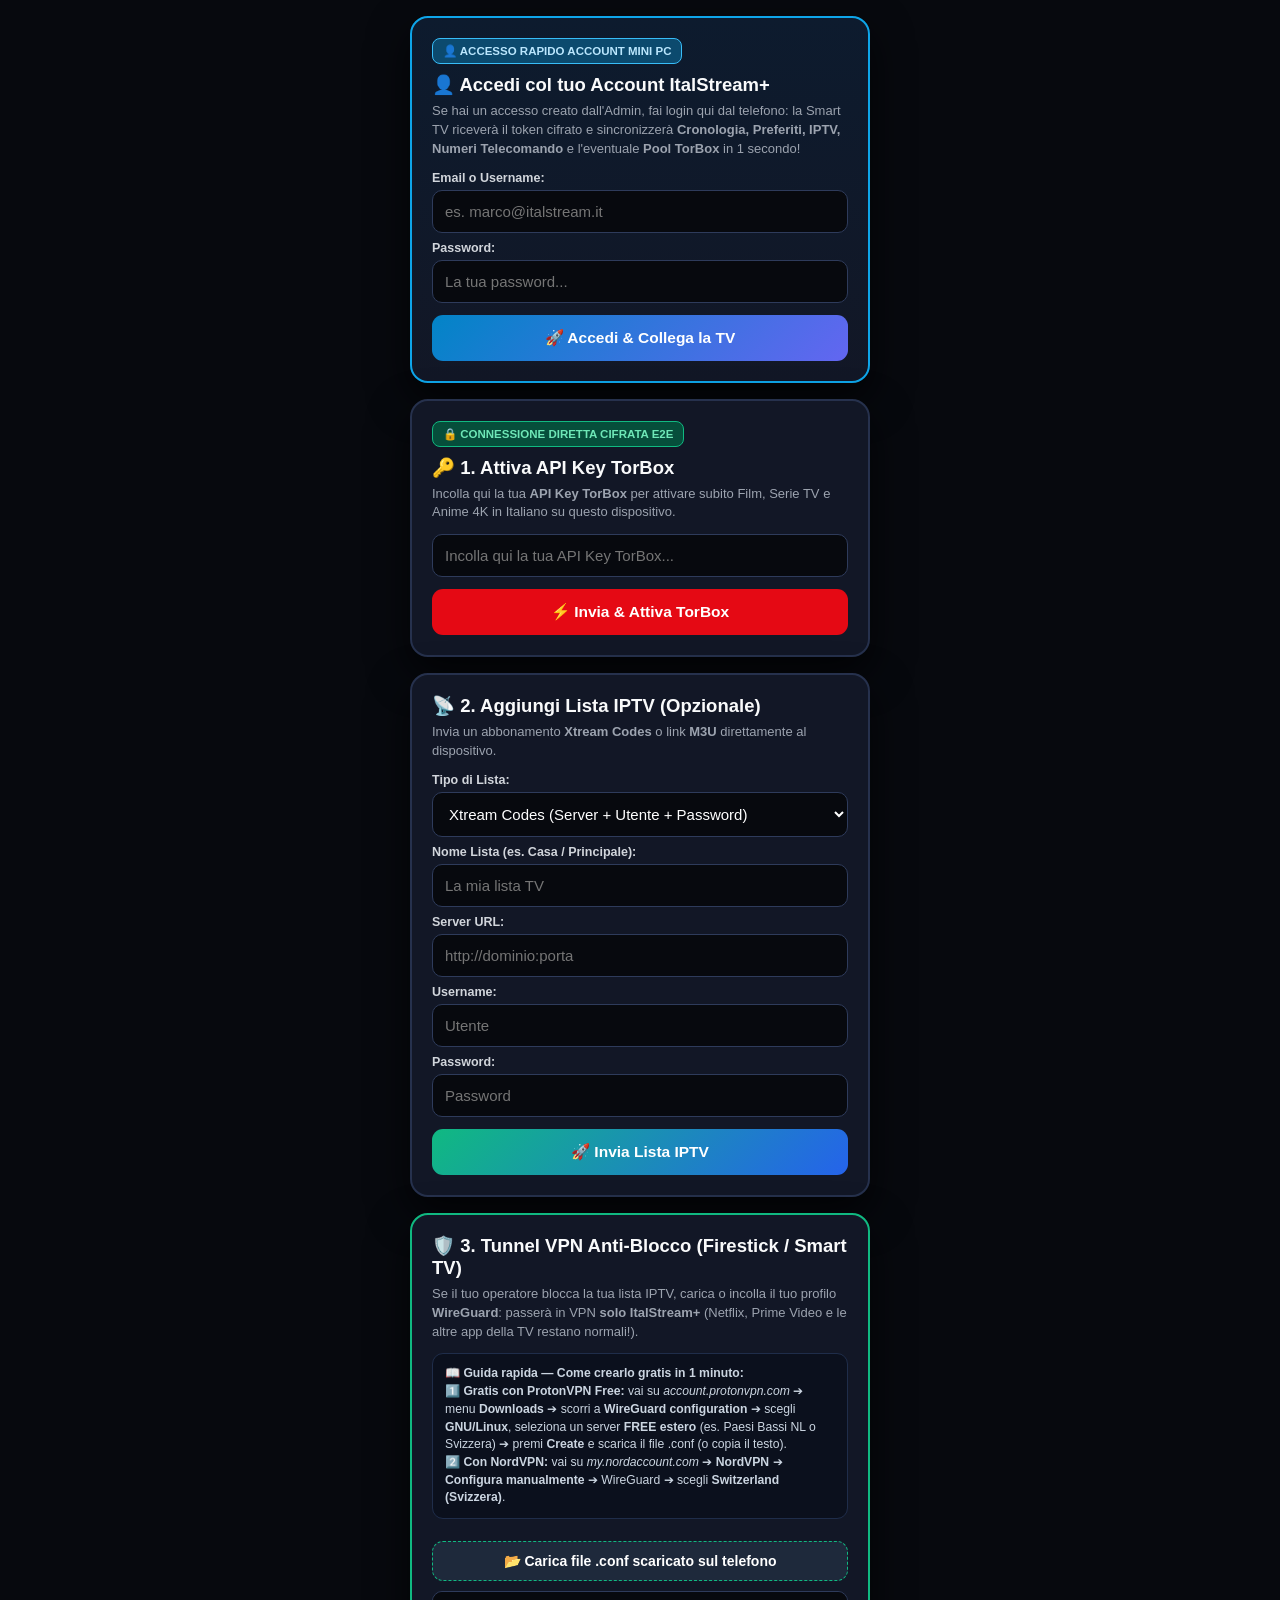
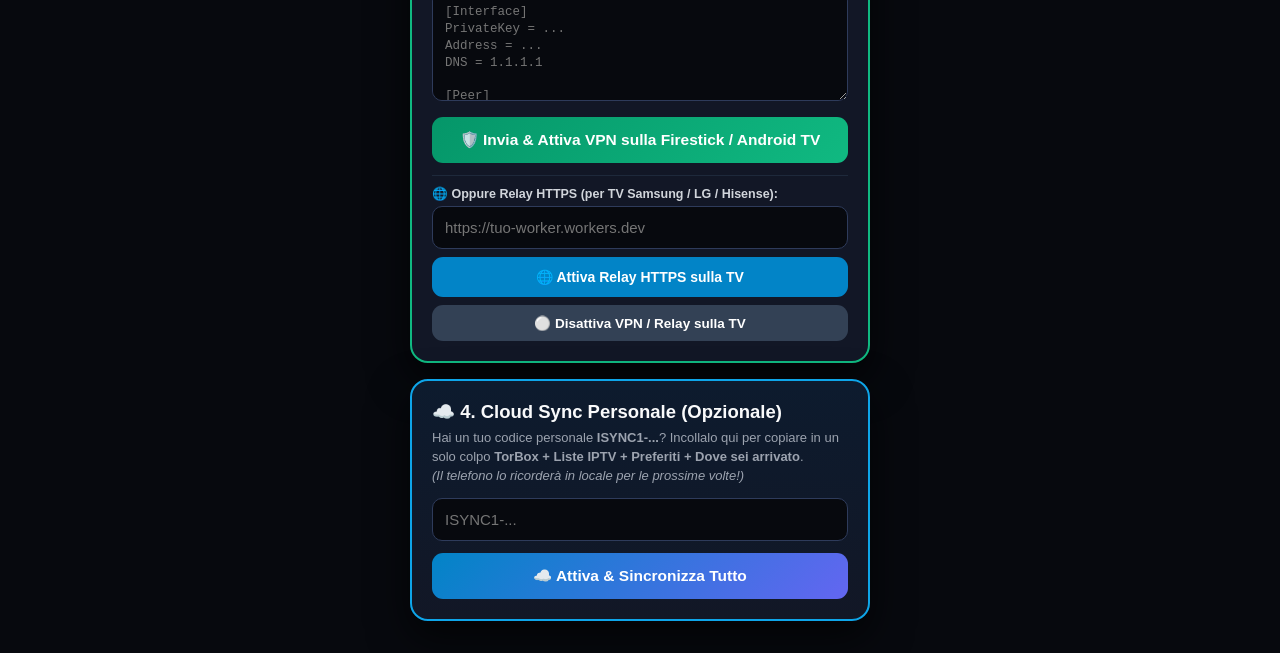
<file: pair.html>
<!DOCTYPE html>
<html lang="it">
<head>
  <meta charset="utf-8">
  <meta name="viewport" content="width=device-width, initial-scale=1, maximum-scale=1, user-scalable=no">
  <meta name="referrer" content="no-referrer">
  <title>ItalStream+ VO — Configura Smart TV (Cifrato E2E)</title>
  <style>
    * { box-sizing: border-box; font-family: -apple-system, BlinkMacSystemFont, "Segoe UI", Roboto, sans-serif; }
    body {
      margin: 0;
      padding: 16px;
      background: #07090e;
      color: #f9fafb;
      display: flex;
      flex-direction: column;
      align-items: center;
    }
    .card {
      width: 100%;
      max-width: 460px;
      background: #121726;
      border: 2px solid #26314d;
      border-radius: 18px;
      padding: 20px;
      margin-bottom: 16px;
      box-shadow: 0 16px 40px rgba(0, 0, 0, 0.65);
    }
    .card-sync {
      border-color: #0ea5e9;
      background: linear-gradient(180deg, #0d1b2e 0%, #121726 100%);
    }
    .badge {
      display: inline-block;
      background: #064e3b;
      border: 1px solid #10b981;
      color: #6ee7b7;
      padding: 5px 10px;
      border-radius: 8px;
      font-size: 11.5px;
      font-weight: 800;
      margin-bottom: 10px;
    }
    h2 { margin: 0 0 6px 0; font-size: 18.5px; }
    p { margin: 0 0 12px 0; font-size: 13px; color: #9ca3af; line-height: 1.45; }
    label { display: block; font-size: 12.5px; font-weight: 700; margin: 8px 0 5px 0; color: #d1d5db; }
    input, select, textarea {
      width: 100%;
      padding: 12px;
      border-radius: 10px;
      border: 1.5px solid #2e3b5b;
      background: #07090e;
      color: #ffffff;
      font-size: 15px;
    }
    textarea {
      font-family: ui-monospace, SFMono-Regular, Menlo, monospace;
      font-size: 12.5px;
      line-height: 1.35;
      resize: vertical;
    }
    .guide-box {
      background: #0b101d;
      border: 1px solid #1f2d4a;
      border-radius: 11px;
      padding: 11px 12px;
      margin-bottom: 10px;
      font-size: 12.2px;
      color: #cbd5e1;
      line-height: 1.45;
    }
    button {
      width: 100%;
      margin-top: 12px;
      padding: 14px;
      border-radius: 11px;
      border: none;
      background: #e50914;
      color: #ffffff;
      font-size: 15.5px;
      font-weight: 800;
      cursor: pointer;
    }
    .btn-sync { background: linear-gradient(135deg, #0284c7, #6366f1); }
    .btn-iptv { background: linear-gradient(135deg, #10b981, #2563eb); }
    .msg {
      margin-top: 12px;
      padding: 11px;
      border-radius: 10px;
      font-size: 13.5px;
      font-weight: 700;
      display: none;
      text-align: center;
      line-height: 1.4;
    }
  </style>
</head>
<body>
  <!-- CARD 0: ACCOUNT ITALSTREAM+ (LOGIN RAPIDO DA TELEFONO -> SMART TV VIA MINI PC) -->
  <div class="card card-sync" id="card-account">
    <span class="badge" style="background:#0c4a6e;border-color:#38bdf8;color:#bae6fd;">👤 ACCESSO RAPIDO ACCOUNT MINI PC</span>
    <h2>👤 Accedi col tuo Account ItalStream+</h2>
    <p>Se hai un accesso creato dall'Admin, fai login qui dal telefono: la Smart TV riceverà il token cifrato e sincronizzerà <strong>Cronologia, Preferiti, IPTV, Numeri Telecomando</strong> e l'eventuale <strong>Pool TorBox</strong> in 1 secondo!</p>
    <label>Email o Username:</label>
    <input id="accemail" placeholder="es. marco@italstream.it" autocapitalize="none" autocomplete="username" spellcheck="false">
    <label>Password:</label>
    <input id="accpass" type="password" placeholder="La tua password..." autocomplete="current-password">
    <button type="button" class="btn-sync" onclick="sendAccountLoginToTv()">🚀 Accedi &amp; Collega la TV</button>
    <div id="msgAcc" class="msg"></div>
  </div>

  <!-- CARD 1 (IN CIMA PER TUTTI!): CHIAVE TORBOX -->
  <div class="card" id="card-torbox">
    <span class="badge">🔒 CONNESSIONE DIRETTA CIFRATA E2E</span>
    <h2>🔑 1. Attiva API Key TorBox</h2>
    <p>Incolla qui la tua <strong>API Key TorBox</strong> per attivare subito Film, Serie TV e Anime 4K in Italiano su questo dispositivo.</p>
    <input id="tbkey" placeholder="Incolla qui la tua API Key TorBox..." autocapitalize="none" autocomplete="off" spellcheck="false">
    <button type="button" onclick="sendPayload('torbox')">⚡ Invia &amp; Attiva TorBox</button>
    <div id="msg2" class="msg"></div>
  </div>

  <!-- CARD 2: LISTE IPTV (OPZIONALE) -->
  <div class="card" id="card-iptv">
    <h2>📡 2. Aggiungi Lista IPTV (Opzionale)</h2>
    <p>Invia un abbonamento <strong>Xtream Codes</strong> o link <strong>M3U</strong> direttamente al dispositivo.</p>
    <label>Tipo di Lista:</label>
    <select id="itype" onchange="document.getElementById('xtbox').style.display=this.value==='xtream'?'block':'none';document.getElementById('m3ubox').style.display=this.value==='m3u'?'block':'none'">
      <option value="xtream">Xtream Codes (Server + Utente + Password)</option>
      <option value="m3u">Link M3U / M3U8 diretto</option>
    </select>
    <label>Nome Lista (es. Casa / Principale):</label>
    <input id="iname" placeholder="La mia lista TV">
    <div id="xtbox">
      <label>Server URL:</label>
      <input id="isrv" placeholder="http://dominio:porta" autocapitalize="none">
      <label>Username:</label>
      <input id="iuser" placeholder="Utente" autocapitalize="none">
      <label>Password:</label>
      <input id="ipass" type="password" placeholder="Password">
    </div>
    <div id="m3ubox" style="display:none">
      <label>URL Lista .m3u / .m3u8:</label>
      <input id="iurl" placeholder="https://.../lista.m3u" autocapitalize="none">
    </div>
    <button type="button" class="btn-iptv" onclick="sendPayload('iptv')">🚀 Invia Lista IPTV</button>
    <div id="msg1" class="msg"></div>
  </div>

  <!-- CARD 2B: TUNNEL VPN WIREGUARD SPLIT-TUNNEL (FIRESTICK / ANDROID TV) + RELAY SMART TV -->
  <div class="card" id="card-vpn" style="border-color:#10b981;">
    <h2>🛡️ 3. Tunnel VPN Anti-Blocco (Firestick / Smart TV)</h2>
    <p>Se il tuo operatore blocca la tua lista IPTV, carica o incolla il tuo profilo <strong>WireGuard</strong>: passerà in VPN <strong>solo ItalStream+</strong> (Netflix, Prime Video e le altre app della TV restano normali!).</p>
    <div class="guide-box">
      <strong>📖 Guida rapida — Come crearlo gratis in 1 minuto:</strong><br>
      1️⃣ <strong>Gratis con ProtonVPN Free:</strong> vai su <em>account.protonvpn.com</em> ➔ menu <strong>Downloads</strong> ➔ scorri a <strong>WireGuard configuration</strong> ➔ scegli <strong>GNU/Linux</strong>, seleziona un server <strong>FREE estero</strong> (es. Paesi Bassi NL o Svizzera) ➔ premi <strong>Create</strong> e scarica il file <code>.conf</code> (o copia il testo).<br>
      2️⃣ <strong>Con NordVPN:</strong> vai su <em>my.nordaccount.com</em> ➔ <strong>NordVPN</strong> ➔ <strong>Configura manualmente</strong> ➔ WireGuard ➔ scegli <strong>Switzerland (Svizzera)</strong>.
    </div>
    <input type="file" id="wgfile" accept=".conf,.txt,text/plain,*/*" style="display:none;">
    <button type="button" style="background:#1e293b;border:1px dashed #10b981;margin-bottom:10px;padding:11px;font-size:14px;" onclick="document.getElementById('wgfile').click()">📂 Carica file .conf scaricato sul telefono</button>
    <textarea id="wgconf" rows="5" placeholder="[Interface]&#10;PrivateKey = ...&#10;Address = ...&#10;DNS = 1.1.1.1&#10;&#10;[Peer]&#10;PublicKey = ...&#10;AllowedIPs = 0.0.0.0/0&#10;Endpoint = ...:51820" autocapitalize="none" autocomplete="off" spellcheck="false"></textarea>
    <button type="button" style="background:linear-gradient(135deg,#059669,#10b981);" onclick="sendPayload('vpn_wg')">🛡️ Invia &amp; Attiva VPN sulla Firestick / Android TV</button>
    <div style="margin-top:12px;padding-top:10px;border-top:1px solid #1e293b;">
      <label style="margin-top:0;">🌐 Oppure Relay HTTPS (per TV Samsung / LG / Hisense):</label>
      <input id="relayurl" placeholder="https://tuo-worker.workers.dev" autocapitalize="none" autocomplete="off" spellcheck="false">
      <button type="button" style="background:#0284c7;margin-top:8px;padding:12px;font-size:14px;" onclick="sendPayload('relay_url')">🌐 Attiva Relay HTTPS sulla TV</button>
    </div>
    <button type="button" style="background:#334155;margin-top:8px;padding:10px;font-size:13.5px;" onclick="sendPayload('vpn_wg_off')">⚪ Disattiva VPN / Relay sulla TV</button>
    <div id="msg4" class="msg"></div>
  </div>

  <!-- CARD 4: CLOUD SYNC PERSONALE (SOLO PER CHI HA UN CODICE ISYNC1-...) -->
  <div class="card card-sync" id="card-sync">
    <h2>☁️ 4. Cloud Sync Personale (Opzionale)</h2>
    <p>
      Hai un tuo codice personale <strong>ISYNC1-...</strong>? Incollalo qui per copiare in un solo colpo <strong>TorBox + Liste IPTV + Preferiti + Dove sei arrivato</strong>.<br>
      <em>(Il telefono lo ricorderà in locale per le prossime volte!)</em>
    </p>
    <input id="cskey" placeholder="ISYNC1-..." autocapitalize="none" autocomplete="off" spellcheck="false">
    <button type="button" class="btn-sync" onclick="sendPayload('cloud_sync')">☁️ Attiva &amp; Sincronizza Tutto</button>
    <div id="msg3" class="msg"></div>
  </div>

  <script>
    (function () {
      var BROKERS = [
        'wss://broker.hivemq.com:8884/mqtt',
        'wss://broker.emqx.io:8084/mqtt'
      ];

      function parseHash() {
        var h = String(window.location.hash || '').slice(1);
        var out = {};
        try {
          if (typeof URLSearchParams !== 'undefined') {
            var sp = new URLSearchParams(h);
            sp.forEach(function (val, key) { out[key] = val; });
            return out;
          }
        } catch (eSp) {}
        var parts = h.split('&');
        for (var i = 0; i < parts.length; i++) {
          var eq = parts[i].indexOf('=');
          if (eq > 0) {
            out[decodeURIComponent(parts[i].slice(0, eq))] = decodeURIComponent(parts[i].slice(eq + 1));
          }
        }
        return out;
      }

      function extractXtreamFromFullUrl(raw) {
        var s = String(raw || '').trim();
        if (!s) return null;
        if (!/^https?:\/\//i.test(s) && /^[a-z0-9.-]+(?::\d+)?\/(?:get\.php|player_api\.php|live\/|movie\/|series\/)/i.test(s)) {
          s = 'http://' + s;
        }
        if (!/^https?:\/\//i.test(s)) return null;
        try {
          var u = new URL(s);
          var qU = (u.searchParams.get('username') || u.searchParams.get('user') || '').trim();
          var qP = (u.searchParams.get('password') || u.searchParams.get('pass') || '').trim();
          var qO = (u.searchParams.get('output') || '').trim().toLowerCase();
          if (qU && qP) {
            return { server: u.protocol + '//' + u.host, username: qU, password: qP, output: qO === 'ts' ? 'ts' : 'm3u8' };
          }
        } catch (e) {}
        return null;
      }

      function handleAutoDetectPaste(ev) {
        var val = ev && ev.target ? ev.target.value.trim() : '';
        var det = extractXtreamFromFullUrl(val);
        if (!det) return;
        var sel = document.getElementById('itype');
        sel.value = 'xtream';
        document.getElementById('xtbox').style.display = 'block';
        document.getElementById('m3ubox').style.display = 'none';
        document.getElementById('isrv').value = det.server;
        document.getElementById('iuser').value = det.username;
        document.getElementById('ipass').value = det.password;
        var m = document.getElementById('msg1');
        m.style.display = 'block';
        m.style.background = '#064e3b';
        m.style.color = '#6ee7b7';
        m.textContent = '✨ Link Xtream riconosciuto! Ora premi "🚀 Invia Lista IPTV".';
      }
      document.getElementById('isrv').addEventListener('input', handleAutoDetectPaste);
      document.getElementById('iurl').addEventListener('input', handleAutoDetectPaste);
      var wgFileInput = document.getElementById('wgfile');
      if (wgFileInput) {
        wgFileInput.addEventListener('change', function (ev) {
          var f = ev.target && ev.target.files && ev.target.files[0];
          if (!f) return;
          var reader = new FileReader();
          reader.onload = function () {
            document.getElementById('wgconf').value = String(reader.result || '').trim();
            var m4 = document.getElementById('msg4');
            m4.style.display = 'block';
            m4.style.background = '#064e3b';
            m4.style.color = '#6ee7b7';
            m4.textContent = '📂 File ' + f.name + ' letto! Premi "🛡️ Invia & Attiva VPN".';
          };
          reader.readAsText(f);
        });
      }

      var params = parseHash();
      var ROOM = params.r || '';
      var SEC = params.k || '';

      // Pre-fill saved TorBox key & ISYNC1 key on phone browser for 1-tap pairing across multiple TVs
      try {
        var prevTb = localStorage.getItem('italstream_phone_saved_tbkey');
        if (prevTb && prevTb.length > 10) {
          document.getElementById('tbkey').value = prevTb;
        }
        var prevKey = localStorage.getItem('italstream_phone_saved_isync');
        if (prevKey && prevKey.indexOf('ISYNC1-') === 0) {
          document.getElementById('cskey').value = prevKey;
          var syncCard = document.getElementById('card-sync');
          if (syncCard && syncCard.parentNode) {
            syncCard.parentNode.insertBefore(syncCard, syncCard.parentNode.firstChild);
          }
        }
      } catch (e) {}

      function encStr(str) {
        var b = new TextEncoder().encode(str);
        var out = new Uint8Array(2 + b.length);
        out[0] = (b.length >> 8) & 0xff;
        out[1] = b.length & 0xff;
        out.set(b, 2);
        return out;
      }

      function encRemLen(len) {
        var bytes = [];
        var x = len;
        do {
          var d = x % 128;
          x = Math.floor(x / 128);
          if (x > 0) d |= 128;
          bytes.push(d);
        } while (x > 0);
        return new Uint8Array(bytes);
      }

      function concatU8(parts) {
        var total = 0;
        for (var i = 0; i < parts.length; i++) total += parts[i].length;
        var out = new Uint8Array(total);
        var off = 0;
        for (var j = 0; j < parts.length; j++) {
          out.set(parts[j], off);
          off += parts[j].length;
        }
        return out;
      }

      function xorEncryptBase64(obj) {
        var rawBytes = new TextEncoder().encode(JSON.stringify(obj));
        var bin = '';
        for (var i = 0; i < rawBytes.length; i++) {
          bin += String.fromCharCode(rawBytes[i] ^ SEC.charCodeAt(i % SEC.length));
        }
        return btoa(bin);
      }

      function publishToBroker(brokerUrl, topic, payloadStr) {
        return new Promise(function (resolve, reject) {
          var done = false;
          var timer = setTimeout(function () {
            if (!done) {
              done = true;
              try { ws.close(); } catch (e) {}
              reject(new Error('timeout'));
            }
          }, 4500);

          var ws = new WebSocket(brokerUrl, 'mqtt');
          ws.binaryType = 'arraybuffer';
          ws.onopen = function () {
            var cid = 'isph_' + Math.random().toString(36).slice(2, 10);
            var vh = new Uint8Array([0, 4, 77, 81, 84, 84, 4, 2, 0, 30]);
            var pl = encStr(cid);
            ws.send(concatU8([new Uint8Array([0x10]), encRemLen(vh.length + pl.length), vh, pl]));
          };
          ws.onmessage = function (ev) {
            var u8 = new Uint8Array(ev.data);
            if ((u8[0] >> 4) === 2) {
              // CONNACK -> PUBLISH (QoS 0 + Retain=1 so TV receives it even if still connecting!)
              var msgBytes = new TextEncoder().encode(payloadStr);
              var body = concatU8([encStr(topic), msgBytes]);
              ws.send(concatU8([new Uint8Array([0x31]), encRemLen(body.length), body]));
              setTimeout(function () {
                if (!done) {
                  done = true;
                  clearTimeout(timer);
                  try { ws.close(); } catch (e) {}
                  resolve(true);
                }
              }, 550);
            }
          };
          ws.onerror = function () {
            if (!done) {
              done = true;
              clearTimeout(timer);
              reject(new Error('connessione fallita'));
            }
          };
        });
      }

      window.sendAccountLoginToTv = async function () {
        var m = document.getElementById('msgAcc');
        m.style.display = 'block';
        m.style.background = '#1e293b';
        m.style.color = '#e2e8f0';
        var email = (document.getElementById('accemail').value || '').trim().toLowerCase();
        var password = (document.getElementById('accpass').value || '').trim();
        if (!email || !password) {
          m.style.background = '#7f1d1d';
          m.style.color = '#fecaca';
          m.textContent = '⚠️ Inserisci Email/Username e Password.';
          return;
        }
        m.textContent = '🔐 Verifica accesso sul server Mini PC...';
        try {
          var devId = 'tv_' + Math.random().toString(16).slice(2, 12);
          var res = await fetch('https://vladimir-gemini-t34.tail8ade2c.ts.net:8443/italstream-sync/api/v1/auth/login', {
            method: 'POST',
            headers: { 'Content-Type': 'application/json' },
            body: JSON.stringify({
              email: email,
              password: password,
              deviceId: devId,
              deviceName: 'Smart TV (via QR)',
              platform: 'smart_tv'
            })
          });
          var data = await res.json();
          if (!res.ok || !data || !data.ok || !data.token) {
            m.style.background = '#7f1d1d';
            m.style.color = '#fecaca';
            m.textContent = '❌ ' + ((data && data.error) || ('Accesso negato (HTTP ' + res.status + ')'));
            return;
          }
          m.textContent = '⏳ Invio sessione cifrata E2E alla Smart TV...';
          var p = {
            id: String(Date.now()) + '_' + Math.random().toString(16).slice(2, 8),
            ts: Date.now(),
            kind: 'account_session',
            token: data.token,
            deviceId: data.deviceId || devId,
            user: data.user || { email: email, torboxMode: 'own' }
          };
          var cipher = xorEncryptBase64(p);
          var topic = 'italstream/v2/pair/' + ROOM;
          var ntfyUrl = 'https://ntfy.sh/istv_p_' + encodeURIComponent(ROOM);
          var results = await Promise.allSettled([
            fetch(ntfyUrl, { method: 'POST', headers: { 'Content-Type': 'text/plain;charset=UTF-8' }, body: cipher }),
            publishToBroker(BROKERS[0], topic, cipher),
            publishToBroker(BROKERS[1], topic, cipher)
          ]);
          if (results.some(function (r) { return r.status === 'fulfilled'; })) {
            m.style.background = '#064e3b';
            m.style.color = '#6ee7b7';
            m.textContent = '✅ TV collegata all\'account ' + email + '! Guarda lo schermo della TV.';
          } else {
            m.style.background = '#7f1d1d';
            m.style.color = '#fecaca';
            m.textContent = '⚠️ Errore di rete nell\'invio alla TV. Riprova tra un secondo.';
          }
        } catch (err) {
          m.style.background = '#7f1d1d';
          m.style.color = '#fecaca';
          m.textContent = '⚠️ Server Mini PC non raggiungibile: ' + (err && err.message ? err.message : err);
        }
      };

      window.sendPayload = async function (kind) {
        var msgId = kind === 'iptv' ? 'msg1' : (kind === 'torbox' ? 'msg2' : (kind === 'cloud_sync' ? 'msg3' : 'msg4'));
        var m = document.getElementById(msgId);
        m.style.display = 'block';
        m.style.background = '#1e293b';
        m.style.color = '#ffffff';

        if (!ROOM || !SEC) {
          m.style.background = '#7f1d1d';
          m.textContent = '⚠️ Inquadra di nuovo il QR Code mostrato sulla Smart TV.';
          return;
        }

        var p = {
          kind: kind,
          ts: Date.now(),
          id: Math.random().toString(36).slice(2, 11)
        };

        if (kind === 'torbox') {
          var rawTb = document.getElementById('tbkey').value || '';
          p.torboxKey = rawTb.replace(/^bearer\s+/i, '').replace(/["'\s]+/g, '');
          document.getElementById('tbkey').value = p.torboxKey;
          if (p.torboxKey.length < 10) {
            m.style.background = '#7f1d1d';
            m.style.color = '#fecaca';
            m.textContent = '⚠️ Inserisci una API Key TorBox valida.';
            return;
          }
          try { localStorage.setItem('italstream_phone_saved_tbkey', p.torboxKey); } catch (eTb) {}
        } else if (kind === 'cloud_sync') {
          p.cloudSyncKey = document.getElementById('cskey').value.trim();
          if (p.cloudSyncKey.indexOf('ISYNC1-') !== 0 && p.cloudSyncKey !== 'CLEAR') {
            m.textContent = '⚠️ Inserisci il tuo codice che inizia con ISYNC1-... (oppure CLEAR per scollegare).';
            return;
          }
          if (p.cloudSyncKey.indexOf('ISYNC1-') === 0) {
            try { localStorage.setItem('italstream_phone_saved_isync', p.cloudSyncKey); } catch (e) {}
          }
        } else if (kind === 'vpn_wg') {
          p.wgConfig = document.getElementById('wgconf').value.trim();
          if (!/\[interface\]/i.test(p.wgConfig) || !/\[peer\]/i.test(p.wgConfig)) {
            m.style.background = '#7f1d1d';
            m.style.color = '#fecaca';
            m.textContent = '⚠️ Incolla il testo completo del profilo WireGuard ([Interface] e [Peer]).';
            return;
          }
        } else if (kind === 'vpn_wg_off') {
          p.wgConfig = '';
        } else if (kind === 'relay_url') {
          p.relayUrl = document.getElementById('relayurl').value.trim();
          if (!p.relayUrl) {
            m.style.background = '#7f1d1d';
            m.style.color = '#fecaca';
            m.textContent = '⚠️ Incolla l\'URL del tuo Relay HTTPS (es. https://...workers.dev).';
            return;
          }
        } else {
          p.type = document.getElementById('itype').value;
          p.name = document.getElementById('iname').value.trim() || 'Lista TV';
          p.server = document.getElementById('isrv').value.trim();
          p.username = document.getElementById('iuser').value.trim();
          p.password = document.getElementById('ipass').value.trim();
          p.url = document.getElementById('iurl').value.trim();

          var autoXt = extractXtreamFromFullUrl(p.url) || extractXtreamFromFullUrl(p.server);
          if (autoXt) {
            p.type = 'xtream';
            p.server = autoXt.server;
            p.username = p.username || autoXt.username;
            p.password = p.password || autoXt.password;
            p.output = autoXt.output;
            p.url = '';
          } else if (p.type === 'xtream' && !p.username && (p.url || /\.m3u8?(?:[?#]|$)/i.test(p.server) || /^https?:\/\/.+\/.+/i.test(p.server))) {
            p.type = 'm3u';
            p.url = p.url || p.server;
          }

          if (p.type === 'xtream') {
            if (!p.server || !p.username || !p.password) {
              m.style.background = '#7f1d1d';
              m.style.color = '#fecaca';
              m.textContent = '⚠️ Inserisci Server URL, Username e Password (oppure scegli "Link M3U" se hai un solo link).';
              return;
            }
          } else if (!p.url) {
            m.style.background = '#7f1d1d';
            m.style.color = '#fecaca';
            m.textContent = '⚠️ Incolla il link della lista .m3u / .m3u8 prima di inviare.';
            return;
          }
        }

        m.textContent = '⏳ Cifratura E2E e invio istantaneo alla Smart TV...';
        var cipher = xorEncryptBase64(p);
        var topic = 'italstream/v2/pair/' + ROOM;
        var ntfyUrl = 'https://ntfy.sh/istv_p_' + encodeURIComponent(ROOM);

        function publishToNtfy443() {
          return fetch(ntfyUrl, {
            method: 'POST',
            headers: { 'Content-Type': 'text/plain;charset=UTF-8' },
            body: cipher
          }).then(function (r) {
            if (!r || !r.ok) throw new Error('ntfy ' + (r ? r.status : 0));
            return true;
          });
        }

        var results = await Promise.allSettled([
          publishToNtfy443(),
          publishToBroker(BROKERS[0], topic, cipher),
          publishToBroker(BROKERS[1], topic, cipher)
        ]);
        var anyOk = results.some(function (r) { return r.status === 'fulfilled'; });

        if (anyOk) {
          m.style.background = '#064e3b';
          m.style.color = '#6ee7b7';
          m.textContent = '✅ Inviato istantaneamente! Guarda lo schermo della tua TV.';
        } else {
          m.style.background = '#7f1d1d';
          m.style.color = '#fecaca';
          m.textContent = '⚠️ Errore di rete temporaneo. Riprova tra un secondo.';
        }
      };
    })();
  </script>
</body>
</html>
</file>
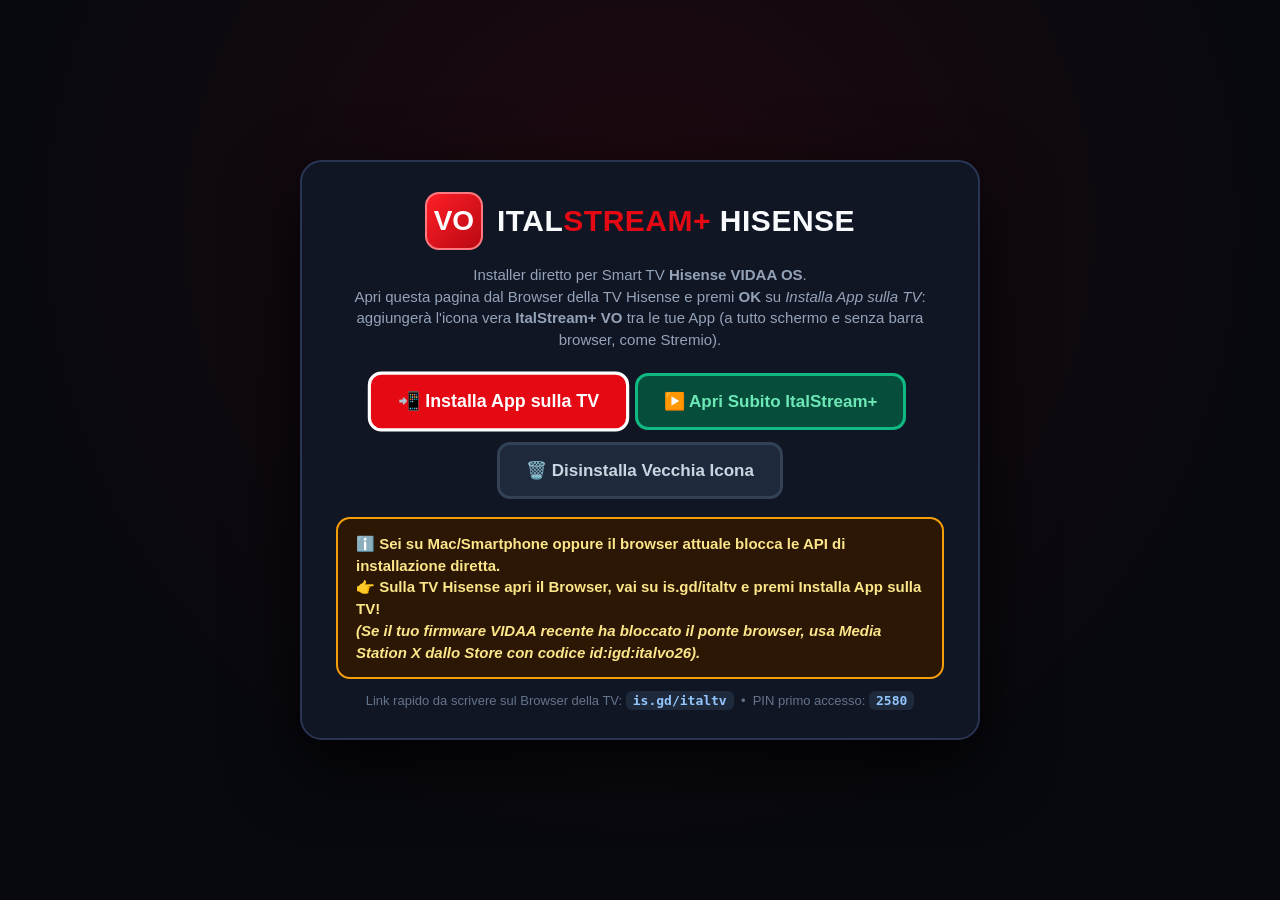
<file: setup.html>
<!DOCTYPE html>
<html lang="it">
<head>
  <meta charset="utf-8">
  <meta name="viewport" content="width=device-width, initial-scale=1.0">
  <title>ItalStream+ VO — Setup App Nativa Hisense VIDAA</title>
  <style>
    * { box-sizing: border-box; margin: 0; padding: 0; }
    body {
      min-height: 100vh;
      background: radial-gradient(circle at 50% 25%, #1f0910 0%, #07090f 70%);
      color: #f8fafc;
      font-family: -apple-system, BlinkMacSystemFont, "Segoe UI", Roboto, sans-serif;
      display: flex;
      align-items: center;
      justify-content: center;
      padding: 20px;
    }
    .card {
      width: 100%;
      max-width: 680px;
      background: #111625;
      border: 2px solid #293552;
      border-radius: 22px;
      padding: 30px 34px;
      text-align: center;
      box-shadow: 0 24px 70px rgba(0, 0, 0, 0.85);
    }
    .logo-row {
      display: flex;
      align-items: center;
      justify-content: center;
      gap: 14px;
      margin-bottom: 14px;
    }
    .vo-badge {
      width: 58px;
      height: 58px;
      border-radius: 14px;
      background: linear-gradient(135deg, #ff1e27 0%, #b90912 100%);
      border: 2px solid #ff7a80;
      display: flex;
      align-items: center;
      justify-content: center;
      font-size: 28px;
      font-weight: 900;
      color: #fff;
    }
    h1 {
      font-size: 30px;
      font-weight: 900;
      letter-spacing: 0.5px;
    }
    h1 span { color: #e50914; }
    .sub {
      color: #94a3b8;
      font-size: 15px;
      line-height: 1.45;
      margin-bottom: 22px;
    }
    .btn-row {
      display: flex;
      flex-wrap: wrap;
      justify-content: center;
      gap: 12px;
      margin-bottom: 18px;
    }
    button {
      padding: 15px 26px;
      border-radius: 13px;
      font-size: 17px;
      font-weight: 900;
      cursor: pointer;
      border: 3px solid transparent;
      transition: transform 0.12s ease, border-color 0.12s ease;
    }
    button:focus, button.focused {
      outline: none;
      border-color: #ffffff !important;
      transform: scale(1.05);
    }
    .btn-install {
      background: #e50914;
      color: #ffffff;
      border-color: #ff6b72;
    }
    .btn-open {
      background: #064e3b;
      color: #6ee7b7;
      border-color: #10b981;
    }
    .btn-remove {
      background: #1e293b;
      color: #cbd5e1;
      border-color: #334155;
    }
    .status {
      background: #090d16;
      border: 2px solid #23304d;
      border-radius: 14px;
      padding: 14px 18px;
      font-size: 15px;
      font-weight: 700;
      line-height: 1.45;
      color: #e2e8f0;
      min-height: 58px;
      text-align: left;
    }
    .status.ok {
      border-color: #10b981;
      background: #052e24;
      color: #a7f3d0;
    }
    .status.warn {
      border-color: #f59e0b;
      background: #2b1704;
      color: #fde68a;
    }
    .hint {
      margin-top: 14px;
      font-size: 13px;
      color: #64748b;
    }
    code {
      background: #1e293b;
      color: #93c5fd;
      padding: 2px 7px;
      border-radius: 6px;
      font-weight: 800;
    }
  </style>
</head>
<body>
  <div class="card">
    <div class="logo-row">
      <div class="vo-badge">VO</div>
      <h1>ITAL<span>STREAM+</span> HISENSE</h1>
    </div>
    <p class="sub">
      Installer diretto per Smart TV <strong>Hisense VIDAA OS</strong>.<br>
      Apri questa pagina dal Browser della TV Hisense e premi <strong>OK</strong> su <em>Installa App sulla TV</em>: aggiungerà l'icona vera <strong>ItalStream+ VO</strong> tra le tue App (a tutto schermo e senza barra browser, come Stremio).
    </p>

    <div class="btn-row">
      <button type="button" id="btn-install" class="btn-install focused">📲 Installa App sulla TV</button>
      <button type="button" id="btn-open" class="btn-open">▶️ Apri Subito ItalStream+</button>
      <button type="button" id="btn-remove" class="btn-remove">🗑️ Disinstalla Vecchia Icona</button>
    </div>

    <div id="status-box" class="status">
      ⏳ Analisi ambiente Smart TV Hisense VIDAA in corso...
    </div>

    <div class="hint">
      Link rapido da scrivere sul Browser della TV: <code>is.gd/italtv</code> &nbsp;•&nbsp; PIN primo accesso: <code>2580</code>
    </div>
  </div>

  <script>
    (function () {
      var APP_ID = 'italstream_vo_plus';
      var APP_NAME = 'ItalStream+ VO';
      var APP_URL = 'https://vladimirocchipinti.github.io/italstream-vidaa/';
      var ICON_URL = 'https://vladimirocchipinti.github.io/italstream-vidaa/icon.png';

      var statusBox = document.getElementById('status-box');
      var btns = [
        document.getElementById('btn-install'),
        document.getElementById('btn-open'),
        document.getElementById('btn-remove')
      ];
      var focusIdx = 0;

      function setStatus(html, cls) {
        statusBox.className = 'status' + (cls ? ' ' + cls : '');
        statusBox.innerHTML = html;
      }

      function applyFocus(idx) {
        focusIdx = (idx + btns.length) % btns.length;
        for (var i = 0; i < btns.length; i++) {
          if (i === focusIdx) {
            btns[i].classList.add('focused');
            try { btns[i].focus(); } catch (e) {}
          } else {
            btns[i].classList.remove('focused');
          }
        }
      }

      function getHiBridge() {
        var obj = null;
        if (typeof HiBrowser !== 'undefined') obj = HiBrowser;
        else if (typeof Hisense !== 'undefined') obj = Hisense;
        if (obj && typeof obj.loadLibrary === 'function') {
          try { obj.loadLibrary('libhspdk-jsx.so'); } catch (e) {}
        }
        return obj;
      }

      function detectEnvironment() {
        var hasInstallFn = (typeof window.Hisense_installApp === 'function');
        var hiObj = getHiBridge();
        var hasFileBridge = Boolean(hiObj && hiObj.File && typeof hiObj.File.read === 'function');

        if (hasInstallFn || hasFileBridge) {
          setStatus(
            '✅ <strong>TV Hisense VIDAA rilevata!</strong> Ponte nativo attivo (' +
            (hasInstallFn ? 'Hisense_installApp' : 'HiBrowser Appinfo') +
            '). Premi <strong>OK</strong> sul pulsante rosso <em>Installa App sulla TV</em>!',
            'ok'
          );
        } else {
          setStatus(
            'ℹ️ Sei su Mac/Smartphone oppure il browser attuale blocca le API di installazione diretta.<br>' +
            '👉 Sulla TV Hisense apri il <strong>Browser</strong>, vai su <strong>is.gd/italtv</strong> e premi <strong>Installa App sulla TV</strong>!<br>' +
            '<em>(Se il tuo firmware VIDAA recente ha bloccato il ponte browser, usa <strong>Media Station X</strong> dallo Store con codice <strong>id:igd:italvo26</strong>).</em>',
            'warn'
          );
        }
      }

      function installOnHisense() {
        setStatus('⏳ Installazione di <strong>ItalStream+ VO</strong> nella Home della TV in corso...', '');

        // Metodo 1: API nativa Hisense_installApp (VIDAA OS)
        if (typeof window.Hisense_installApp === 'function') {
          try {
            window.Hisense_installApp(
              APP_ID,
              APP_NAME,
              ICON_URL,
              ICON_URL,
              ICON_URL,
              APP_URL,
              'store',
              function (res) {
                if (res === 0 || res === true || res === '0') {
                  setStatus(
                    '🎉 <strong>INSTALLAZIONE COMPLETATA!</strong><br>' +
                    'Esci dal Browser e vai in fondo a <strong>Le mie App (My Apps)</strong> sulla Home della TV Hisense: troverai l\'icona vera di <strong>ItalStream+ VO</strong> a tutto schermo!',
                    'ok'
                  );
                } else {
                  // Fallback storeType = debug
                  try {
                    window.Hisense_installApp(
                      APP_ID,
                      APP_NAME,
                      ICON_URL,
                      ICON_URL,
                      ICON_URL,
                      APP_URL,
                      'debug',
                      function (res2) {
                        if (res2 === 0 || res2 === true || res2 === '0') {
                          setStatus(
                            '🎉 <strong>INSTALLAZIONE COMPLETATA!</strong><br>' +
                            'Vai in <strong>Le mie App</strong> sulla Home della TV Hisense e apri <strong>ItalStream+ VO</strong>!',
                            'ok'
                          );
                        } else {
                          tryLauncherAppInfoWrite('Codice risposta Hisense_installApp: ' + res + ' / ' + res2);
                        }
                      }
                    );
                  } catch (e2) {
                    tryLauncherAppInfoWrite(String(e2));
                  }
                }
              }
            );
            return;
          } catch (err1) {
            tryLauncherAppInfoWrite(String(err1));
            return;
          }
        }

        // Metodo 2: Scrittura diretta launcher/Appinfo.json tramite libhspdk-jsx.so
        tryLauncherAppInfoWrite('');
      }

      function tryLauncherAppInfoWrite(prevNote) {
        var hiObj = getHiBridge();
        if (hiObj && hiObj.File && typeof hiObj.File.read === 'function' && typeof hiObj.File.write === 'function') {
          try {
            var raw = hiObj.File.read('launcher/Appinfo.json', 1);
            var parsed = {};
            try { parsed = raw ? JSON.parse(raw) : {}; } catch (e) { parsed = {}; }
            var arr = Array.isArray(parsed.AppInfo) ? parsed.AppInfo : [];
            var filtered = [];
            for (var i = 0; i < arr.length; i++) {
              if (arr[i] && arr[i].AppId !== APP_ID && arr[i].AppName !== APP_NAME) {
                filtered.push(arr[i]);
              }
            }
            var now = new Date();
            filtered.push({
              AppId: APP_ID,
              Thumb: ICON_URL,
              Icon_96: ICON_URL,
              Image: ICON_URL,
              URL: APP_URL,
              AppName: APP_NAME,
              Title: APP_NAME,
              IconURL: ICON_URL,
              StartCommand: APP_URL,
              InstallTime: now.getFullYear() + '-' + (now.getMonth() + 1) + '-' + now.getDate(),
              RunTimes: 0,
              StoreType: 'widget',
              PreInstall: false
            });
            hiObj.File.write('launcher/Appinfo.json', JSON.stringify({ AppInfo: filtered }), 1);
            setStatus(
              '🎉 <strong>INSTALLAZIONE COMPLETATA (Launcher Appinfo)!</strong><br>' +
              'Riavvia la TV (o premi Home) e troverai l\'icona <strong>ItalStream+ VO</strong> tra le tue App!',
              'ok'
            );
            return;
          } catch (errFile) {
            prevNote = (prevNote ? prevNote + ' | ' : '') + String(errFile);
          }
        }

        setStatus(
          '⚠️ Questo browser non espone il ponte nativo Hisense (' + (prevNote || 'API bloccata dal firmware o aperto fuori dalla TV') + ').<br>' +
          '👉 Assicurati di aprire <strong>is.gd/italtv</strong> direttamente dal <strong>Browser della TV Hisense</strong>; se il tuo modello ha bloccato il sideload da browser, scarica <strong>Media Station X</strong> dallo Store VIDAA e inserisci <strong>id:igd:italvo26</strong>.',
          'warn'
        );
      }

      function uninstallFromHisense() {
        if (typeof window.Hisense_uninstallApp === 'function') {
          try {
            window.Hisense_uninstallApp(APP_ID, function () {
              setStatus('🗑️ Icona rimossa da Hisense VIDAA. Puoi premere di nuovo Installa per ricrearla pulita.', 'ok');
            });
            return;
          } catch (e) {}
        }
        var hiObj = getHiBridge();
        if (hiObj && hiObj.File && typeof hiObj.File.read === 'function' && typeof hiObj.File.write === 'function') {
          try {
            var raw = hiObj.File.read('launcher/Appinfo.json', 1);
            var parsed = raw ? JSON.parse(raw) : {};
            var arr = Array.isArray(parsed.AppInfo) ? parsed.AppInfo : [];
            var out = [];
            for (var i = 0; i < arr.length; i++) {
              if (arr[i] && arr[i].AppId !== APP_ID && arr[i].AppName !== APP_NAME) out.push(arr[i]);
            }
            hiObj.File.write('launcher/Appinfo.json', JSON.stringify({ AppInfo: out }), 1);
            setStatus('🗑️ Icona rimossa da launcher/Appinfo.json.', 'ok');
            return;
          } catch (e2) {}
        }
        setStatus('ℹ️ Nessuna API di disinstallazione rilevata su questo dispositivo.', 'warn');
      }

      btns[0].onclick = installOnHisense;
      btns[1].onclick = function () { window.location.href = APP_URL; };
      btns[2].onclick = uninstallFromHisense;

      document.addEventListener('keydown', function (ev) {
        var code = ev.keyCode || ev.which || 0;
        if (code === 37 || code === 38) { ev.preventDefault(); applyFocus(focusIdx - 1); }
        else if (code === 39 || code === 40) { ev.preventDefault(); applyFocus(focusIdx + 1); }
        else if (code === 13) { ev.preventDefault(); btns[focusIdx].click(); }
      });

      detectEnvironment();
      applyFocus(0);
    })();
  </script>
</body>
</html>
</file>
